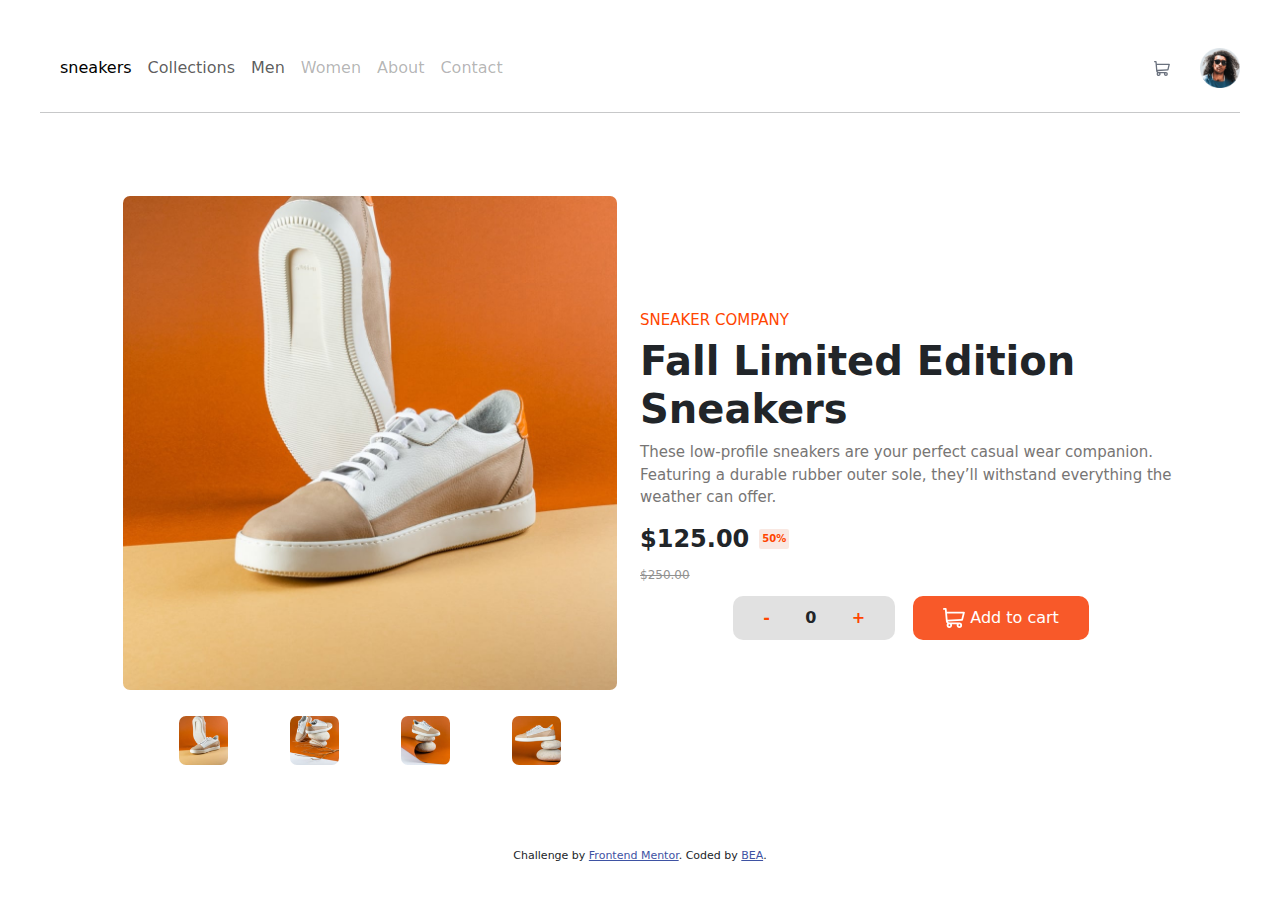
<file: index.html>
<!DOCTYPE html>
<html lang="en">
<head>
  <meta charset="UTF-8">
  <meta name="viewport" content="width=device-width, initial-scale=1.0"> <!-- displays site properly based on user's device -->

  <link rel="icon" type="image/png" sizes="32x32" href="./images/favicon-32x32.png">
  <meta name="viewport" content="width=device-width, initial-scale=1">
  <link href="https://cdn.jsdelivr.net/npm/bootstrap@5.1.3/dist/css/bootstrap.min.css" rel="stylesheet">
  <script src="https://cdn.jsdelivr.net/npm/bootstrap@5.1.3/dist/js/bootstrap.bundle.min.js"></script>
  <link rel="stylesheet" href="style.css">
  <title>Frontend Mentor | E-commerce product page</title>

  <!-- Feel free to remove these styles or customise in your own stylesheet 👍 -->
  <style>
    .attribution { font-size: 11px; text-align: center; }
    .attribution a { color: hsl(228, 45%, 44%); }
  </style>
</head>
<body style="margin: 40px;">
 
  <nav class="navbar navbar-expand-sm  navbar-light">
    <div class="container-fluid">
      <ul class="navbar-nav">
        <li class="nav-item">
          <a class="nav-link active" href="#">sneakers</a>
        </li>
        <li class="nav-item">
          <a class="nav-link" href="#">Collections</a>
        </li>
        <li class="nav-item">
          <a class="nav-link" href="#">Men</a>
        </li>
        <li class="nav-item">
          <a class="nav-link disabled" href="#">Women</a>
        </li>
        <li class="nav-item">
          <a class="nav-link disabled" href="#">About</a>
        </li>
        <li class="nav-item">
          <a class="nav-link disabled" href="#">Contact</a>
        </li>
      </ul>
    </div>
    <div class="center" >
      <div id="user-cart" class="nav--cart">
        <img src="images/icon-cart.svg" alt="Your Cart" style="height: 15px ;" onclick=" onCart()">
      </div>
      
      <div id="user-profile" style="margin-left: 30px;" >
        <img class="user-profile-pic" src="images/image-avatar.png" alt="" style="height: 40px ;">
    
      </div>
  
  </nav>
  <hr>
  
  
  <div class="container1 center">
  <div style="width:50%;  padding: 20px;">
 

    <div id="" class="carousel ">

          <!-- The slideshow/carousel -->
          <div class="carousel-inner " >
            <div class="carousel-item active">
              <img src="./images/image-product-1.jpg" alt="Los Angeles" class="d-block w-100 imgBorder">
            </div>
            <div class="carousel-item">
              <img src="./images/image-product-2.jpg" alt="New York" class="d-block w-100 imgBorder">
            </div>
            <div class="carousel-item">
              <img src="./images/image-product-3.jpg" alt="New York" class="d-block w-100 imgBorder">
            </div>
            <div class="carousel-item">
              <img src="./images/image-product-4.jpg" alt="New York" class="d-block w-100 imgBorder">
            </div>
          </div>
        </div>
     <!-- Indicators/dots -->
     <div class="Indicators" >
      <img type=" button" data-bs-target="#demo " src="./images/image-product-1-thumbnail.jpg" data-bs-slide-to="0" alt="" class="imgBorder" style="width: 55px"  onclick="on()">
      <img type=" button" data-bs-target="#demo" src="./images/image-product-2-thumbnail.jpg" data-bs-slide-to="1" alt="" class="imgBorder" style="width: 55px"  onclick="on()">
      <img type=" button" data-bs-target="#demo" src="./images/image-product-3-thumbnail.jpg" data-bs-slide-to="2" alt="" class="imgBorder" style="width: 55px" onclick="on()">
      <img type=" button" data-bs-target="#demo" src="./images/image-product-4-thumbnail.jpg" data-bs-slide-to="3" alt="" class="imgBorder" style="width: 55px" onclick="on()">
    </div>
 
  
 
 

</div>
  <div  style="width:50%;">
  <h5> Sneaker Company</h5> 

   <h1 style="font-weight: bolder ;">Fall Limited Edition Sneakers</h1>
<p>
  These low-profile sneakers are your perfect casual wear companion. Featuring a 
  durable rubber outer sole, they’ll withstand everything the weather can offer.
</p>

<div style="justify-content: start" class="center">
  <h4 style = " font-weight: bold; padding-right: 10px;" >
    $125.00 
  </h4>
  
<h2 class="priceTag center" > 50% </h2>


</div>
<h7 style=" text-decoration: line-through; color: rgb(146, 146, 145); font-size: 12px;">$250.00</h7>
<div class="center"   >
<div class=" stepperbox center" style="justify-content: space-between">
<span id="minus" onclick="minus()" style="color: orangered;" >-</span>
<span id="counter" >0</span>
<span id="plus" onclick="plus()" style="color: orangered;">+</span>
</div>

<button class="addCart" onclick="addCart()">
        <svg width="22" height="20" xmlns="http://www.w3.org/2000/svg"><path d="M20.925 3.641H3.863L3.61.816A.896.896 0 0 0 2.717 0H.897a.896.896 0 1 0 0 1.792h1l1.031 11.483c.073.828.52 1.726 1.291 2.336C2.83 17.385 4.099 20 6.359 20c1.875 0 3.197-1.87 2.554-3.642h4.905c-.642 1.77.677 3.642 2.555 3.642a2.72 2.72 0 0 0 2.717-2.717 2.72 2.72 0 0 0-2.717-2.717H6.365c-.681 0-1.274-.41-1.53-1.009l14.321-.842a.896.896 0 0 0 .817-.677l1.821-7.283a.897.897 0 0 0-.87-1.114ZM6.358 18.208a.926.926 0 0 1 0-1.85.926.926 0 0 1 0 1.85Zm10.015 0a.926.926 0 0 1 0-1.85.926.926 0 0 1 0 1.85Zm2.021-7.243-13.8.81-.57-6.341h15.753l-1.383 5.53Z" fill="#ffffff" fill-rule="nonzero"/></svg>
  Add to cart
</button>
</div>
</div>

  </div>






  

 
  


 
  

  <div id="overlay"  class="center">
  <div class="center" >
    <div id="demo" class="carousel " style="max-width: 50%">


  <div ><img src="./images/icon-close.svg" alt="" style="padding-left: 100%; color: orangered;" onclick="off()" ></div>
      <!-- The slideshow/carousel -->
      <div class="carousel-inner " >
        <div class="carousel-item active">
          <img src="./images/image-product-1.jpg" alt="Los Angeles" class="d-block w-100 imgBorder">
        </div>
        <div class="carousel-item">
          <img src="./images/image-product-2.jpg" alt="New York" class="d-block w-100 imgBorder">
        </div>
        <div class="carousel-item">
          <img src="./images/image-product-3.jpg" alt="New York" class="d-block w-100 imgBorder">
        </div>
        <div class="carousel-item">
          <img src="./images/image-product-4.jpg" alt="New York" class="d-block w-100 imgBorder">
        </div>
      </div>
    <!-- Left and right controls/icons -->
   
    <div class="onTop">
    <div class=" circleControl center ">
      <img src="./images/icon-previous.svg" alt="" data-bs-target="#demo" data-bs-slide="prev"  style="width: 5px;" >
  </div>
  <div class=" circleControl center">
      <img src="./images/icon-next.svg" alt="" data-bs-target="#demo" data-bs-slide="next"  style="width: 5px;" >
  </div>
    </div>
     
       <!-- Indicators/dots -->
       <div class="Indicators" >
          <img type=" button" data-bs-target="#demo" src="./images/image-product-1-thumbnail.jpg" data-bs-slide-to="0" alt="" class="imgBorder" style="width: 55px">
          <img type=" button" data-bs-target="#demo" src="./images/image-product-2-thumbnail.jpg" data-bs-slide-to="1" alt="" class="imgBorder" style="width: 55px">
          <img type=" button" data-bs-target="#demo" src="./images/image-product-3-thumbnail.jpg" data-bs-slide-to="2" alt="" class="imgBorder" style="width: 55px">
          <img type=" button" data-bs-target="#demo" src="./images/image-product-4-thumbnail.jpg" data-bs-slide-to="3" alt="" class="imgBorder" style="width: 55px">
  
     
      </div>
     
        
    </div>
  </div>
</div>


<div id="cartitems" class="numOfitem" >
<div>
  
</div>
</div>

<div id="cart" style="display: none;" >
  <div style="display :flex ; justify-content: space-between; align-items: center; margin-left: 15px;  margin-right: 25px; margin-top: 5px;">
  <h6 >Cart</h6>
  <div ><img src="./images/icon-close.svg" alt="" style="padding-left: 100%; color: orangered;" onclick=" offCart()" ></div>
 
</div>
<hr>
  <div class="items">
    <p id="emptycart"  >Your cart is empty.</p>
<div class="center">
 
  <div id="item" style="display: none;"> 
  <div id="fullcart" class="center" >
  <img src="./images/image-product-1-thumbnail.jpg" alt="" style="width: 50px;"  class="imgBorder">
 <div>
  <h6>
  Fall Limited Edition Sneakers
 </h6>
 <div id="price"></div>
 </div>
 <img src="./images/icon-delete.svg" alt="" onclick="empty()">
</div>
</div>
</div>
    

  <button class="addCart" style="margin-top: 10px;">Checkout</button>
    
    
    </div>

  </div>






<div class="attribution">
  Challenge by <a href="https://www.frontendmentor.io?ref=challenge" target="_blank">Frontend Mentor</a>. 
  Coded by <a href="#">BEA</a>.
</div>
<script src="./script.js"></script>
</body>
</html>
</file>
<file: style.css>
*{
    padding: 0%;
    margin: 0%;
}

.container1 
{
    margin: 60px;
    display: flex;
    justify-content:center;
    align-items: center;
 
}

.imgBorder
{
    border-radius: 10px;
    height: auto;
    width: 100%;
    height: 100%;
    padding: 3px;
}
h5{
    font-size: 15px;
    color: orangered;
    text-transform: uppercase;
}
p{
    font-size: 15px;
    color: rgb(119, 117, 116);


}
.priceTag {
    background-color: rgba(235, 181, 162, 0.308);
    color: orangered;
    font-size: 10px;
    font-weight: bolder;
    border-radius: 2px;
    width: 30px;
    height: 20px;

}
.center
{
    display: flex;
    justify-content: center;
    align-items: center;
 
}
.Indicators
{
    
   
    padding-top: 20px;
    display: flex;
    justify-content:space-evenly;
    align-items: center;
}
.circleControl
{   
    background-color: rgb(221, 219, 219);
     clip-path: circle() ;
      padding: 10px;
      width: 50%;
      
}

.onTop{
      display: flex;
      justify-content: center;
      align-items:stretch;
   
       top: 50%;
      left: 50%;
    
   
}

#overlay
{   position: fixed;
    display: none;
    width: 100%;
    height: 100%;
    top: 0;
    left: 0;
    right: 0;
    bottom: 0;
    background-color: rgba(0,0,0,0.5);
    z-index: 2;
    cursor: pointer;

}
.addCart
{
        background-color: #f85929; /* Green */
        border: none;
        color: white;
        padding: 10px 30px;
        text-align: center;
        text-decoration: none;
        display: inline-block;
        font-size: 16px;
        margin:  8px;
        transition-duration: 0.4s;
        cursor: pointer;
        border-radius: 10px;
}
.addCart:hover {
    background-color: #fd7b3f;
    color: white;
  }

.stepperbox
{
    margin: 10px;
    width: 30%;
    height: 100%;
    padding: 10px 30px;
    border-radius: 10px; 
    background-color: rgba(128, 128, 128, 0.24);
    font-weight: bolder;

  }                          
    #cart{
    width: 300px;
    height: 180px;
    text-align: center;
    margin-top: 30px;
    z-index: 1000;
     position: absolute;
    top: 70px;
    right: 70px;  
    background-color: rgb(255, 255, 255);
    border-radius: 20px;
    box-shadow: 1px 4px 34px 10px rgba(212,212,212,0.75);
    -webkit-box-shadow: 1px 4px 34px 10px rgba(212,212,212,0.75);
    -moz-box-shadow: 1px 4px 34px 10px rgba(212,212,212,0.75);

  
  } 
  
  .items {
    display: flex;
    flex-direction: column;
    padding-left: 10px;

    align-items: stretch;
  }
  
  .pricing{
    display: inline;
  }

  .numOfitem
  {
 background-color: #fd7b3f;
 border-radius: 100%;
 width: 15px;
 height: 15px;
 font-size: 10px;
text-align: center;
color: white;
font-weight: bolder;
position: absolute;
z-index: 1000;
top: 60px;
right: 95px;  
  }
</file>
